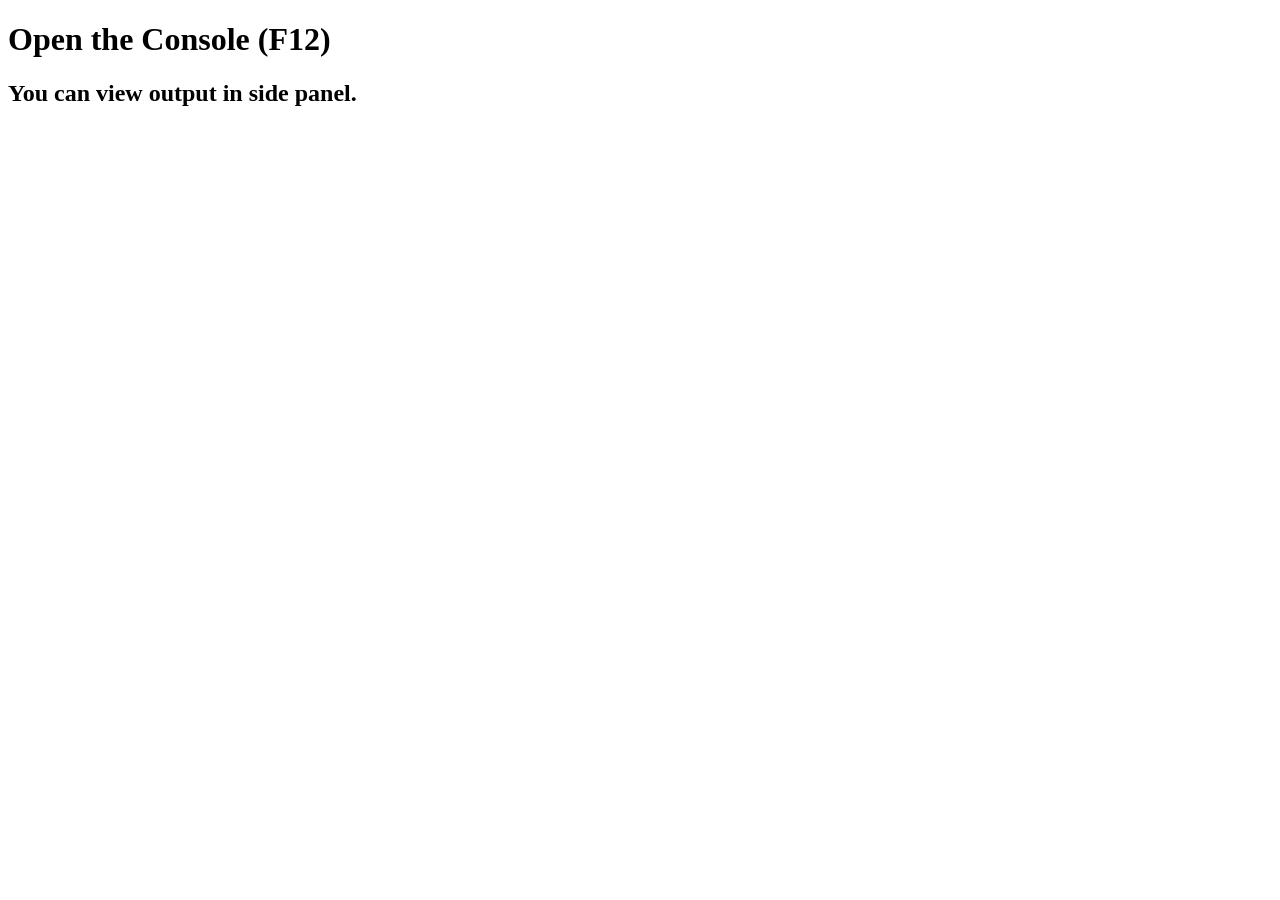
<file: Assignment2/index.html>
<!DOCTYPE html>
<html>
<head>
    <title>Student Management System</title>
</head>
<body>

<h1>Open the Console (F12)</h1>
<h2>You can view output in side panel.</h2>

<script src="script.js"></script>

</body>
</html>
</file>
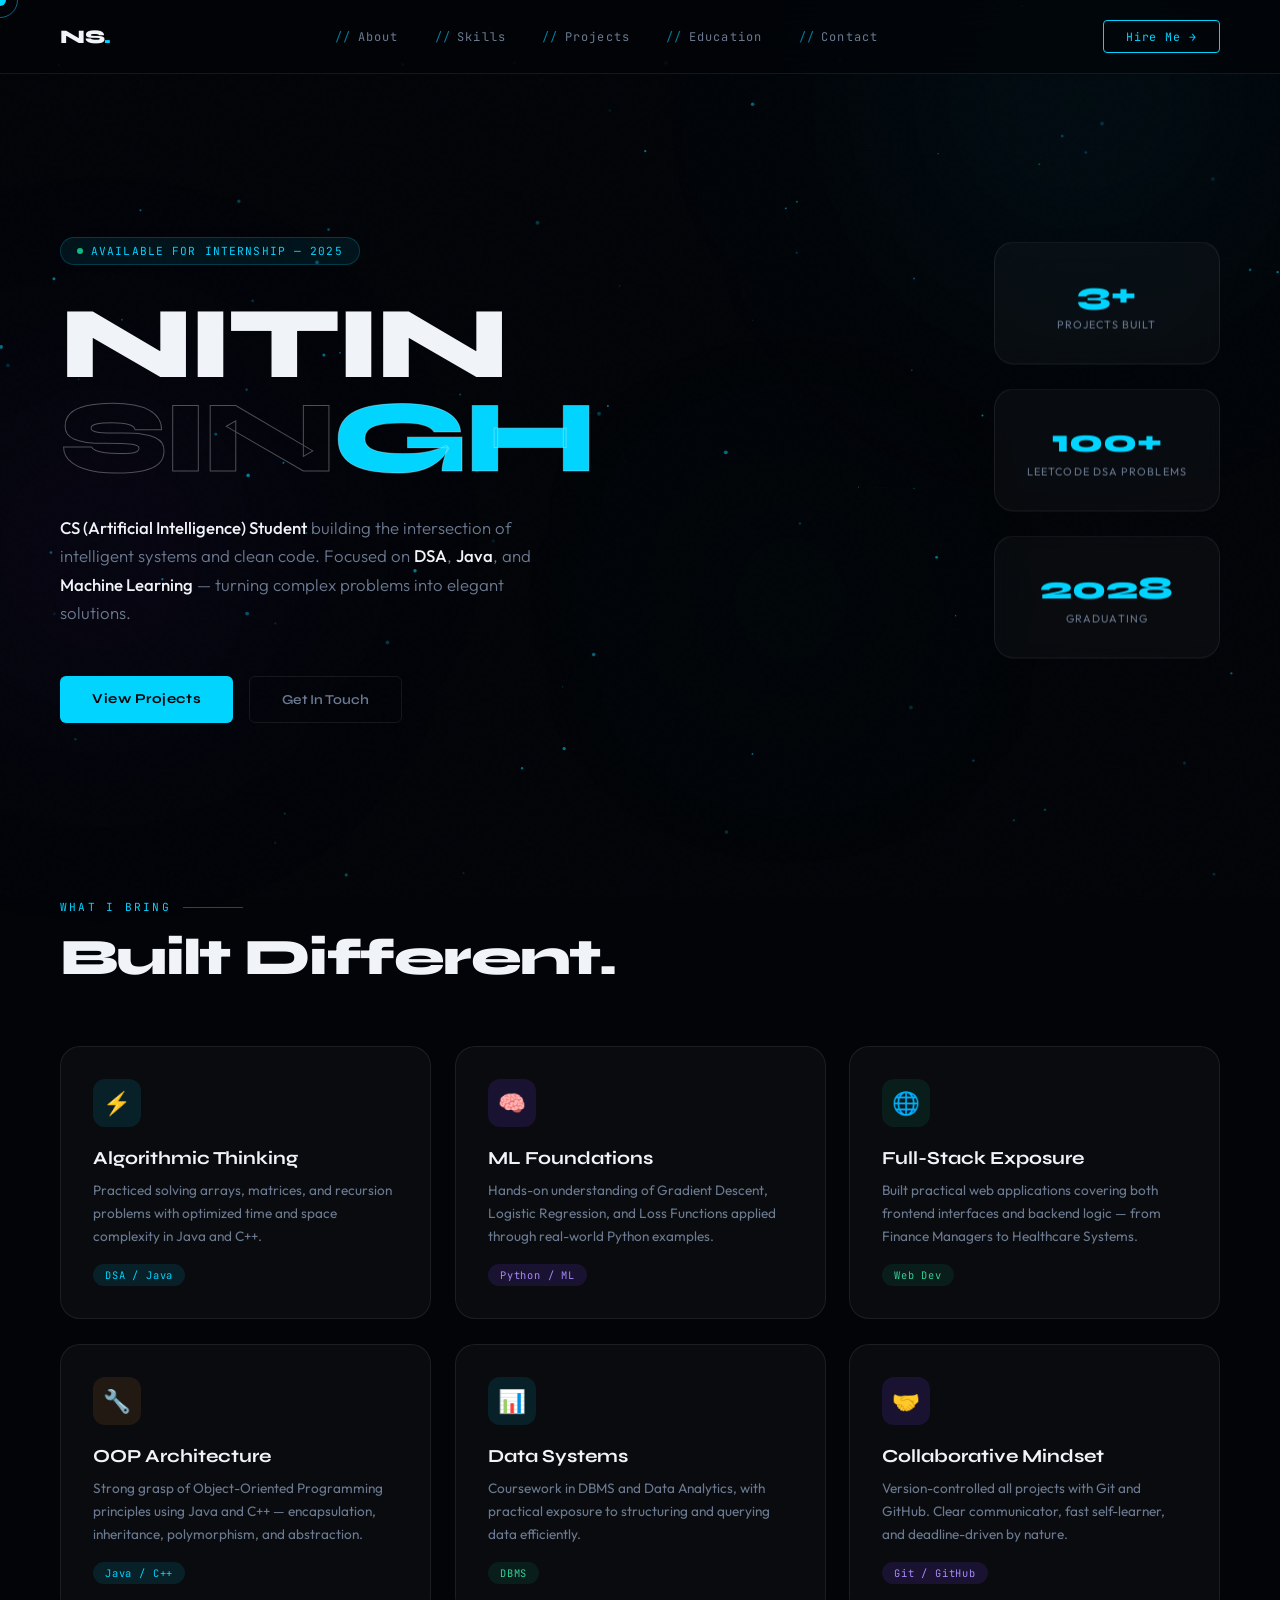
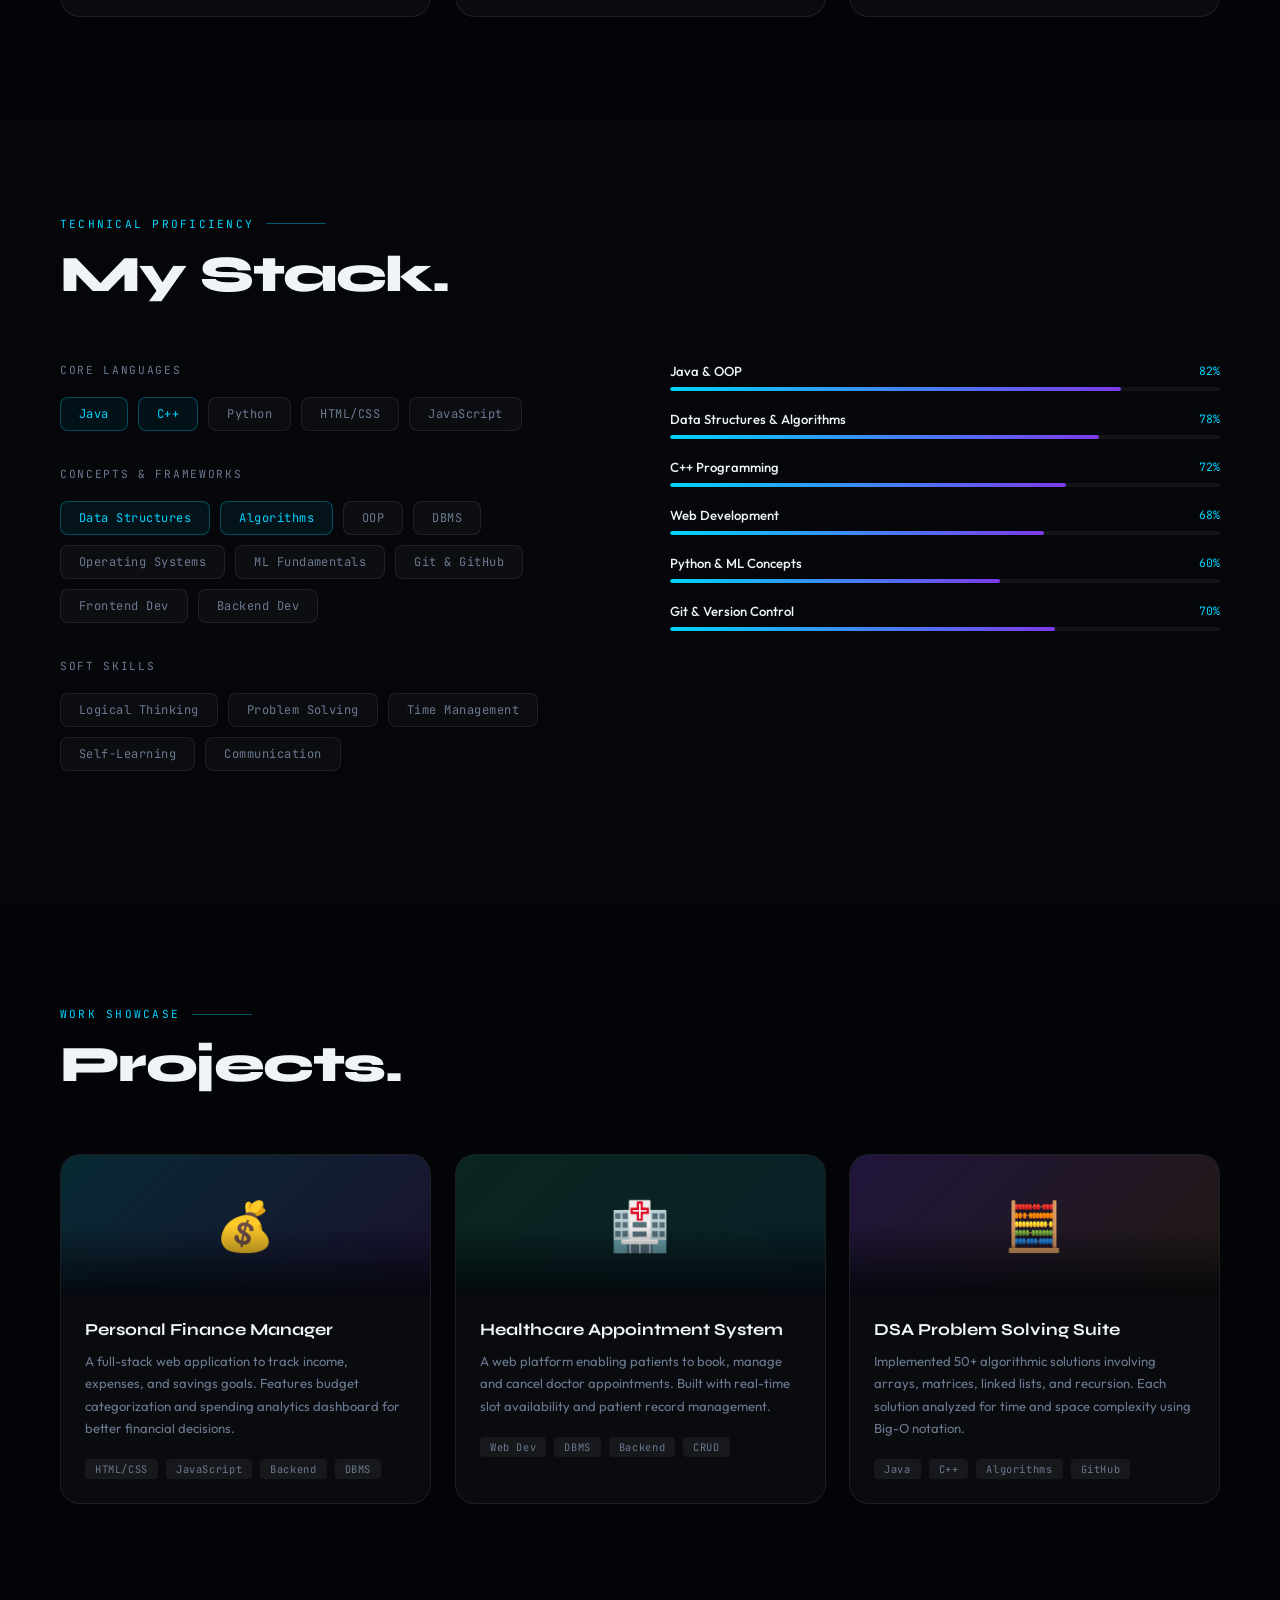
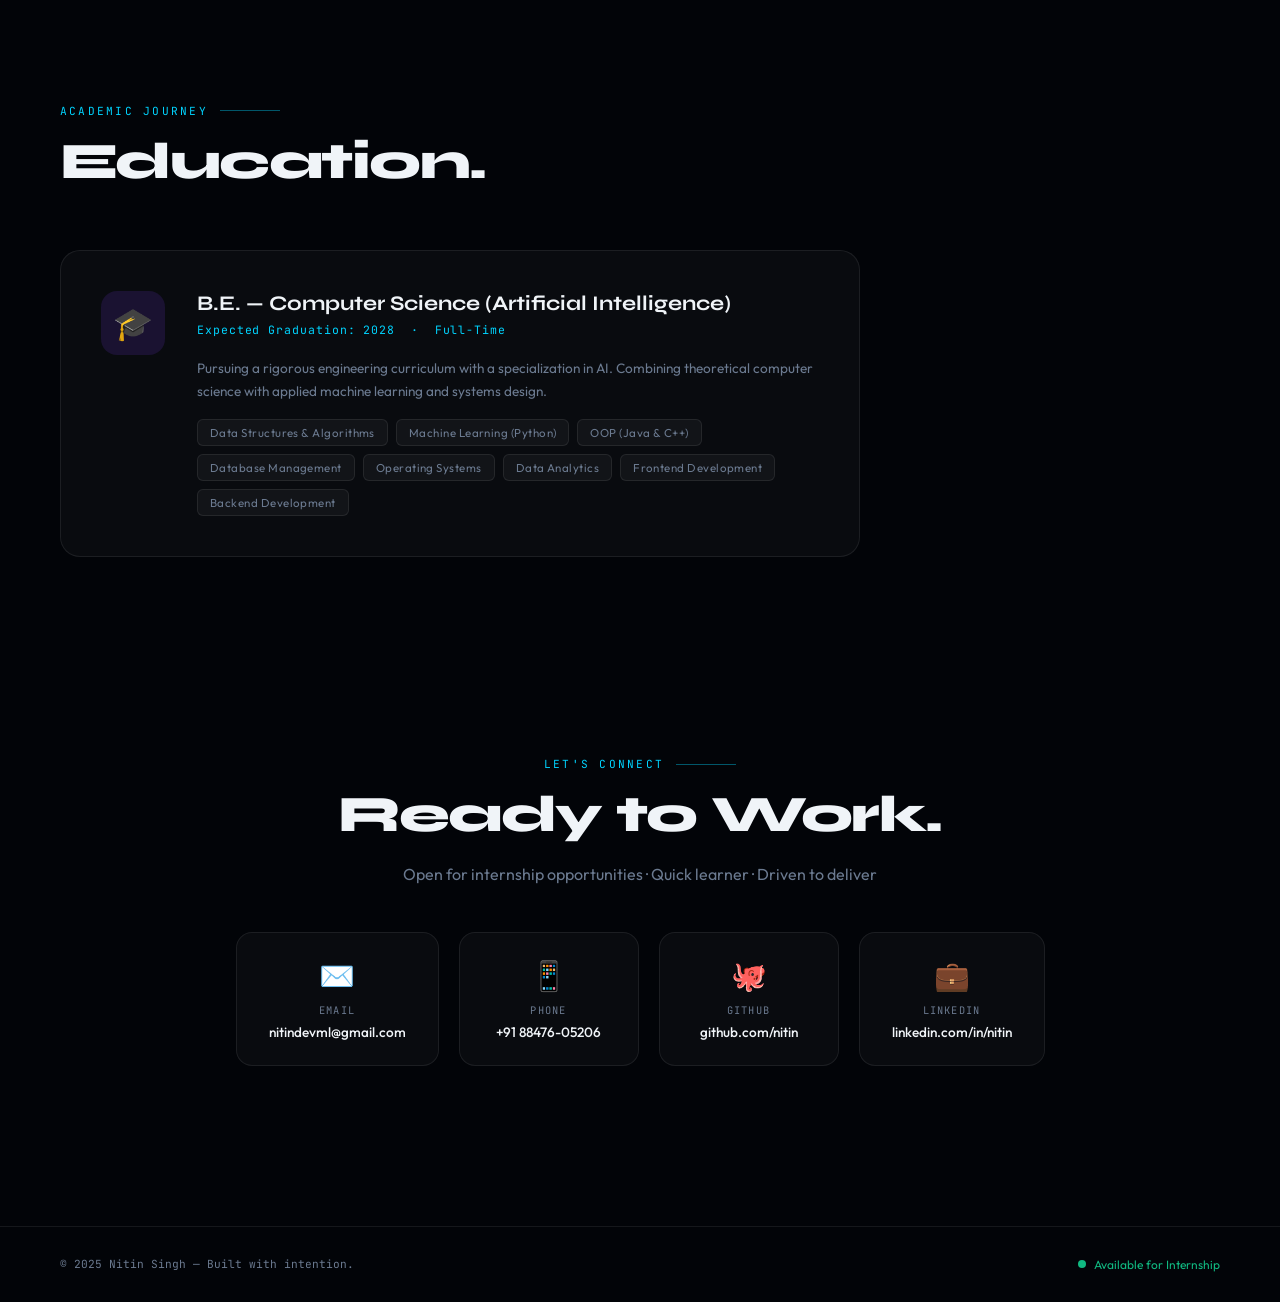
<file: Portfolio/index.html>
<!DOCTYPE html>
<html lang="en">
<head>
<meta charset="UTF-8">
<meta name="viewport" content="width=device-width, initial-scale=1.0">
<title>Nitin Singh — CS(AI) Developer</title>
<link href="https://fonts.googleapis.com/css2?family=Syne:wght@400;600;700;800&family=JetBrains+Mono:wght@300;400;500&family=Outfit:wght@300;400;500&display=swap" rel="stylesheet">
<link rel="stylesheet" href="style.css">
</head>
<body>

<!-- Cursor -->
<div id="cursor"></div>
<div id="cursor-ring"></div>

<!-- Background -->
<canvas id="canvas-bg"></canvas>
<div class="orb orb-1"></div>
<div class="orb orb-2"></div>
<div class="orb orb-3"></div>

<!-- Nav -->
<nav>
  <div class="nav-logo">NS<span>.</span></div>
  <div class="nav-links">
    <a href="#about">About</a>
    <a href="#skills">Skills</a>
    <a href="#projects">Projects</a>
    <a href="#education">Education</a>
    <a href="#contact">Contact</a>
  </div>
  <a href="mailto:nitindevml@gmail.com" class="nav-cta">Hire Me →</a>
</nav>

<main>

<!-- ─── HERO ─── -->
<section class="hero" id="about">
  <div class="hero-content">
    <div class="hero-badge">
      <span class="badge-dot"></span>
      AVAILABLE FOR INTERNSHIP — 2025
    </div>
    <h1 class="hero-name">
      NITIN<br>
      <span class="line2">SIN<span class="accent-word">GH</span></span>
    </h1>
    <p class="hero-tagline">
      <em>CS (Artificial Intelligence) Student</em> building the intersection of
      intelligent systems and clean code. Focused on <em>DSA</em>, <em>Java</em>,
      and <em>Machine Learning</em> — turning complex problems into elegant solutions.
    </p>
    <div class="hero-actions">
      <a href="#projects" class="btn-primary">View Projects</a>
      <a href="#contact" class="btn-secondary">Get In Touch</a>
    </div>
  </div>

  <div class="hero-stats">
    <div class="stat-card float-card">
      <div class="stat-num">3+</div>
      <div class="stat-label">Projects Built</div>
    </div>
    <div class="stat-card float-card">
      <div class="stat-num">100+</div>
      <div class="stat-label">Leetcode DSA Problems</div>
    </div>
    <div class="stat-card float-card">
      <div class="stat-num">2028</div>
      <div class="stat-label">Graduating</div>
    </div>
  </div>
</section>

<!-- ─── ABOUT CARDS ─── -->
<section id="about-cards" style="padding-top:0">
  <div class="section-label">What I Bring</div>
  <div class="section-title">Built Different.</div>
  <div class="cards-grid reveal">
    <div class="float-card">
      <div class="card-icon blue">⚡</div>
      <div class="card-title">Algorithmic Thinking</div>
      <div class="card-desc">Practiced solving arrays, matrices, and recursion problems with optimized time and space complexity in Java and C++.</div>
      <span class="card-tag blue">DSA / Java</span>
    </div>
    <div class="float-card">
      <div class="card-icon purple">🧠</div>
      <div class="card-title">ML Foundations</div>
      <div class="card-desc">Hands-on understanding of Gradient Descent, Logistic Regression, and Loss Functions applied through real-world Python examples.</div>
      <span class="card-tag purple">Python / ML</span>
    </div>
    <div class="float-card">
      <div class="card-icon green">🌐</div>
      <div class="card-title">Full-Stack Exposure</div>
      <div class="card-desc">Built practical web applications covering both frontend interfaces and backend logic — from Finance Managers to Healthcare Systems.</div>
      <span class="card-tag green">Web Dev</span>
    </div>
    <div class="float-card">
      <div class="card-icon orange">🔧</div>
      <div class="card-title">OOP Architecture</div>
      <div class="card-desc">Strong grasp of Object-Oriented Programming principles using Java and C++ — encapsulation, inheritance, polymorphism, and abstraction.</div>
      <span class="card-tag blue">Java / C++</span>
    </div>
    <div class="float-card">
      <div class="card-icon blue">📊</div>
      <div class="card-title">Data Systems</div>
      <div class="card-desc">Coursework in DBMS and Data Analytics, with practical exposure to structuring and querying data efficiently.</div>
      <span class="card-tag green">DBMS</span>
    </div>
    <div class="float-card">
      <div class="card-icon purple">🤝</div>
      <div class="card-title">Collaborative Mindset</div>
      <div class="card-desc">Version-controlled all projects with Git and GitHub. Clear communicator, fast self-learner, and deadline-driven by nature.</div>
      <span class="card-tag purple">Git / GitHub</span>
    </div>
  </div>
</section>

<!-- ─── SKILLS ─── -->
<section id="skills" class="skills-section">
  <div class="section-label">Technical Proficiency</div>
  <div class="section-title">My Stack.</div>
  <div class="skills-wrapper reveal">
    <div>
      <div class="skill-group">
        <div class="skill-group-label">Core Languages</div>
        <div class="skill-chips">
          <span class="skill-chip featured">Java</span>
          <span class="skill-chip featured">C++</span>
          <span class="skill-chip">Python</span>
          <span class="skill-chip">HTML/CSS</span>
          <span class="skill-chip">JavaScript</span>
        </div>
      </div>
      <div class="skill-group">
        <div class="skill-group-label">Concepts & Frameworks</div>
        <div class="skill-chips">
          <span class="skill-chip featured">Data Structures</span>
          <span class="skill-chip featured">Algorithms</span>
          <span class="skill-chip">OOP</span>
          <span class="skill-chip">DBMS</span>
          <span class="skill-chip">Operating Systems</span>
          <span class="skill-chip">ML Fundamentals</span>
          <span class="skill-chip">Git & GitHub</span>
          <span class="skill-chip">Frontend Dev</span>
          <span class="skill-chip">Backend Dev</span>
        </div>
      </div>
      <div class="skill-group">
        <div class="skill-group-label">Soft Skills</div>
        <div class="skill-chips">
          <span class="skill-chip">Logical Thinking</span>
          <span class="skill-chip">Problem Solving</span>
          <span class="skill-chip">Time Management</span>
          <span class="skill-chip">Self-Learning</span>
          <span class="skill-chip">Communication</span>
        </div>
      </div>
    </div>
    <div class="skill-bars">
      <div class="skill-bar-item">
        <div class="skill-bar-header">
          <span class="skill-bar-name">Java & OOP</span>
          <span class="skill-bar-pct">82%</span>
        </div>
        <div class="skill-bar-track"><div class="skill-bar-fill" data-width="82"></div></div>
      </div>
      <div class="skill-bar-item">
        <div class="skill-bar-header">
          <span class="skill-bar-name">Data Structures & Algorithms</span>
          <span class="skill-bar-pct">78%</span>
        </div>
        <div class="skill-bar-track"><div class="skill-bar-fill" data-width="78"></div></div>
      </div>
      <div class="skill-bar-item">
        <div class="skill-bar-header">
          <span class="skill-bar-name">C++ Programming</span>
          <span class="skill-bar-pct">72%</span>
        </div>
        <div class="skill-bar-track"><div class="skill-bar-fill" data-width="72"></div></div>
      </div>
      <div class="skill-bar-item">
        <div class="skill-bar-header">
          <span class="skill-bar-name">Web Development</span>
          <span class="skill-bar-pct">68%</span>
        </div>
        <div class="skill-bar-track"><div class="skill-bar-fill" data-width="68"></div></div>
      </div>
      <div class="skill-bar-item">
        <div class="skill-bar-header">
          <span class="skill-bar-name">Python & ML Concepts</span>
          <span class="skill-bar-pct">60%</span>
        </div>
        <div class="skill-bar-track"><div class="skill-bar-fill" data-width="60"></div></div>
      </div>
      <div class="skill-bar-item">
        <div class="skill-bar-header">
          <span class="skill-bar-name">Git & Version Control</span>
          <span class="skill-bar-pct">70%</span>
        </div>
        <div class="skill-bar-track"><div class="skill-bar-fill" data-width="70"></div></div>
      </div>
    </div>
  </div>
</section>

<!-- ─── PROJECTS ─── -->
<section id="projects">
  <div class="section-label">Work Showcase</div>
  <div class="section-title">Projects.</div>
  <div class="projects-grid reveal">
    <div class="project-card float-card">
      <div class="project-banner banner-1">💰</div>
      <div class="project-body">
        <div class="project-title">Personal Finance Manager</div>
        <div class="project-desc">A full-stack web application to track income, expenses, and savings goals. Features budget categorization and spending analytics dashboard for better financial decisions.</div>
        <div class="project-tags">
          <span class="project-tag">HTML/CSS</span>
          <span class="project-tag">JavaScript</span>
          <span class="project-tag">Backend</span>
          <span class="project-tag">DBMS</span>
        </div>
      </div>
    </div>
    <div class="project-card float-card">
      <div class="project-banner banner-2">🏥</div>
      <div class="project-body">
        <div class="project-title">Healthcare Appointment System</div>
        <div class="project-desc">A web platform enabling patients to book, manage and cancel doctor appointments. Built with real-time slot availability and patient record management.</div>
        <div class="project-tags">
          <span class="project-tag">Web Dev</span>
          <span class="project-tag">DBMS</span>
          <span class="project-tag">Backend</span>
          <span class="project-tag">CRUD</span>
        </div>
      </div>
    </div>
    <div class="project-card float-card">
      <div class="project-banner banner-3">🧮</div>
      <div class="project-body">
        <div class="project-title">DSA Problem Solving Suite</div>
        <div class="project-desc">Implemented 50+ algorithmic solutions involving arrays, matrices, linked lists, and recursion. Each solution analyzed for time and space complexity using Big-O notation.</div>
        <div class="project-tags">
          <span class="project-tag">Java</span>
          <span class="project-tag">C++</span>
          <span class="project-tag">Algorithms</span>
          <span class="project-tag">GitHub</span>
        </div>
      </div>
    </div>
  </div>
</section>

<!-- ─── EDUCATION ─── -->
<section id="education">
  <div class="section-label">Academic Journey</div>
  <div class="section-title">Education.</div>
  <div class="edu-card float-card reveal">
    <div class="edu-icon">🎓</div>
    <div>
      <div class="edu-degree">B.E. — Computer Science (Artificial Intelligence)</div>
      <div class="edu-meta">Expected Graduation: 2028 &nbsp;·&nbsp; Full-Time</div>
      <div class="card-desc">Pursuing a rigorous engineering curriculum with a specialization in AI. Combining theoretical computer science with applied machine learning and systems design.</div>
      <div class="course-pills">
        <span class="course-pill">Data Structures & Algorithms</span>
        <span class="course-pill">Machine Learning (Python)</span>
        <span class="course-pill">OOP (Java & C++)</span>
        <span class="course-pill">Database Management</span>
        <span class="course-pill">Operating Systems</span>
        <span class="course-pill">Data Analytics</span>
        <span class="course-pill">Frontend Development</span>
        <span class="course-pill">Backend Development</span>
      </div>
    </div>
  </div>
</section>

<!-- ─── CONTACT ─── -->
<section id="contact" class="contact-section">
  <div class="section-label" style="justify-content:center">Let's Connect</div>
  <div class="section-title">Ready to Work.</div>
  <p class="contact-sub">Open for internship opportunities · Quick learner · Driven to deliver</p>
  <div class="contact-cards reveal">
    <a href="mailto:nitindevml@gmail.com" class="contact-card">
      <span class="contact-card-icon">✉️</span>
      <div class="contact-card-label">Email</div>
      <div class="contact-card-value">nitindevml@gmail.com</div>
    </a>
    <a href="tel:+918847605206" class="contact-card">
      <span class="contact-card-icon">📱</span>
      <div class="contact-card-label">Phone</div>
      <div class="contact-card-value">+91 88476-05206</div>
    </a>
    <a href="https://github.com/yourusername" target="_blank" class="contact-card">
      <span class="contact-card-icon">🐙</span>
      <div class="contact-card-label">GitHub</div>
      <div class="contact-card-value">github.com/nitin</div>
    </a>
    <a href="" target="_blank" class="contact-card">
      <span class="contact-card-icon">💼</span>
      <div class="contact-card-label">LinkedIn</div>
      <div class="contact-card-value">linkedin.com/in/nitin</div>
    </a>
  </div>
</section>

</main>

<footer>
  <div class="footer-copy">© 2025 Nitin Singh — Built with intention.</div>
  <div class="footer-status"><span style="width:8px;height:8px;background:#10b981;border-radius:50%;display:inline-block;animation:pulse 2s infinite;"></span> Available for Internship</div>
</footer>
<script src="script.js"></script>

</body>
</html>
</file>
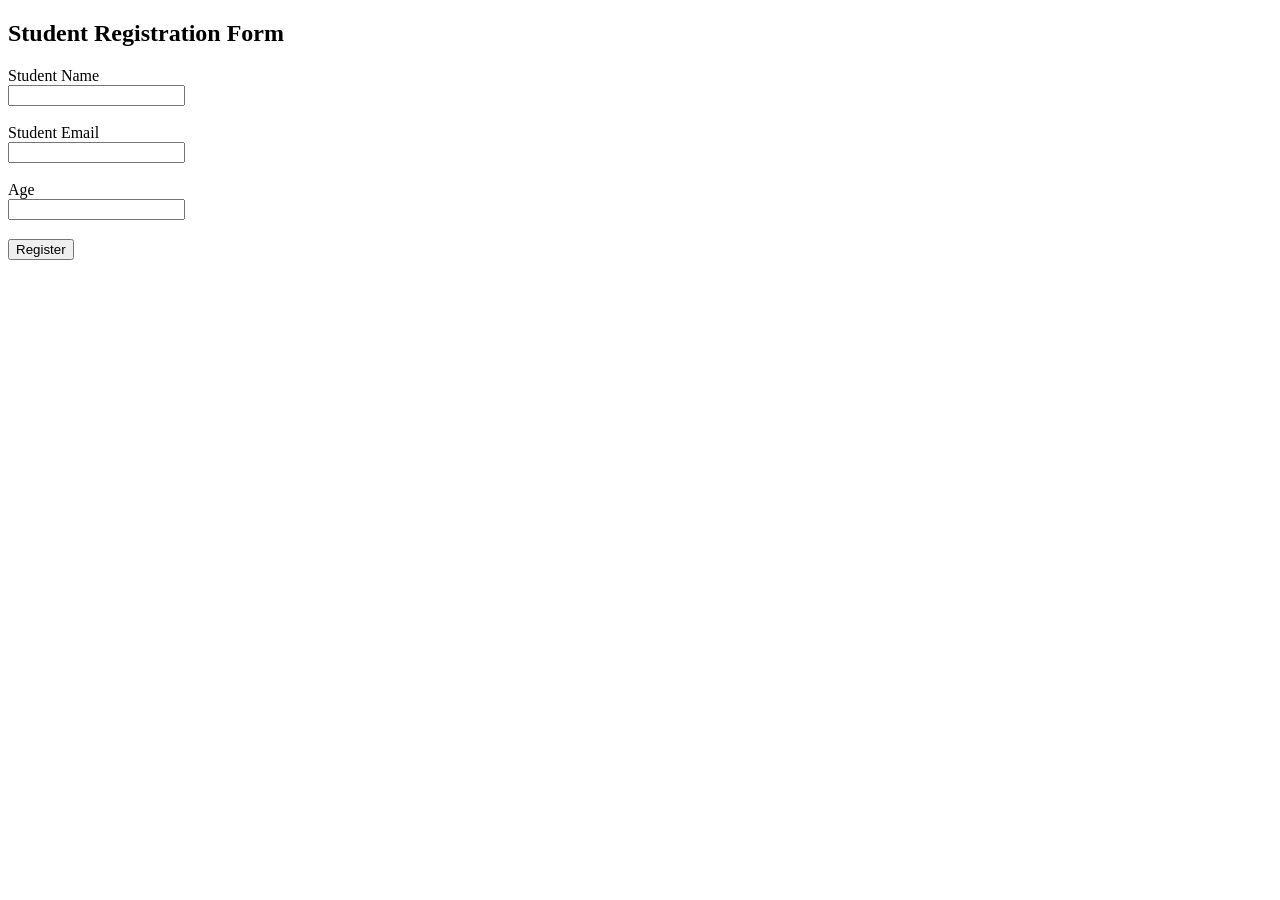
<file: Registration/index.html>
<!DOCTYPE html>
<html lang="en">
<head>
    <meta charset="UTF-8">
    <meta name="viewport" content="width=device-width, initial-scale=1.0">
    <title>Registration Form</title>
    <style>
        .error {
            color: red;
            font-size: 12px;
        }
        .submit{
            color:green;
            font-size: 18px;
        }
    </style>
</head>
<body>

    <h2>Student Registration Form</h2>

    <form id="registrationForm">

        <label>Student Name</label><br>
        <input type="text" id="name"><br>
        <span id="nameError" class="error"></span><br>

        <label>Student Email</label><br>
        <input type="text" id="email"><br>
        <span id="emailError" class="error"></span><br>

        <label>Age</label><br>
        <input type="number" id="age"><br>
        <span id="ageError" class="error"></span><br>

        <button type="submit">Register</button>
        <span id="success" class="submit"></span><br>
        

    </form>

    <script src="script.js"></script>

</body>
</html>
</file>
<file: Portfolio/style.css>
:root {
    --bg: #020408;
    --surface: rgba(255,255,255,0.03);
    --surface-hover: rgba(255,255,255,0.07);
    --border: rgba(255,255,255,0.08);
    --border-glow: rgba(0,212,255,0.3);
    --accent: #00d4ff;
    --accent2: #7c3aed;
    --accent3: #10b981;
    --text: #f0f4f8;
    --muted: #6b7a90;
    --card-shadow: 0 25px 80px rgba(0,0,0,0.7);
  }

  * { margin: 0; padding: 0; box-sizing: border-box; }

  html { scroll-behavior: smooth; }

  body {
    background: var(--bg);
    color: var(--text);
    font-family: 'Outfit', sans-serif;
    overflow-x: hidden;
    cursor: none;
  }

  /* ─── Custom Cursor ─── */
  #cursor {
    position: fixed; width: 12px; height: 12px;
    background: var(--accent); border-radius: 50%;
    pointer-events: none; z-index: 9999;
    transition: transform 0.1s ease, background 0.2s;
    transform: translate(-50%, -50%);
    mix-blend-mode: screen;
  }
  #cursor-ring {
    position: fixed; width: 36px; height: 36px;
    border: 1.5px solid rgba(0,212,255,0.5);
    border-radius: 50%; pointer-events: none;
    z-index: 9998; transform: translate(-50%, -50%);
    transition: all 0.12s ease;
  }

  /* ─── Canvas Background ─── */
  #canvas-bg {
    position: fixed; top: 0; left: 0;
    width: 100%; height: 100%; z-index: 0;
    pointer-events: none;
  }

  /* ─── Noise Overlay ─── */
  body::before {
    content: '';
    position: fixed; inset: 0; z-index: 1;
    background-image: url("data:image/svg+xml,%3Csvg viewBox='0 0 256 256' xmlns='http://www.w3.org/2000/svg'%3E%3Cfilter id='noise'%3E%3CfeTurbulence type='fractalNoise' baseFrequency='0.9' numOctaves='4' stitchTiles='stitch'/%3E%3C/filter%3E%3Crect width='100%25' height='100%25' filter='url(%23noise)' opacity='0.03'/%3E%3C/svg%3E");
    pointer-events: none; opacity: 0.4;
  }

  /* ─── Gradient Orbs ─── */
  .orb {
    position: fixed; border-radius: 50%;
    filter: blur(120px); pointer-events: none; z-index: 0;
  }
  .orb-1 { width: 600px; height: 600px; background: radial-gradient(circle, rgba(0,212,255,0.08), transparent 70%); top: -200px; right: -100px; animation: orbFloat 12s ease-in-out infinite; }
  .orb-2 { width: 500px; height: 500px; background: radial-gradient(circle, rgba(124,58,237,0.1), transparent 70%); bottom: 100px; left: -150px; animation: orbFloat 15s ease-in-out infinite reverse; }
  .orb-3 { width: 300px; height: 300px; background: radial-gradient(circle, rgba(16,185,129,0.07), transparent 70%); top: 50%; left: 50%; animation: orbFloat 10s ease-in-out infinite 3s; }

  @keyframes orbFloat {
    0%, 100% { transform: translate(0, 0) scale(1); }
    33% { transform: translate(30px, -40px) scale(1.05); }
    66% { transform: translate(-20px, 30px) scale(0.95); }
  }

  /* ─── Nav ─── */
  nav {
    position: fixed; top: 0; left: 0; right: 0; z-index: 100;
    display: flex; align-items: center; justify-content: space-between;
    padding: 20px 60px;
    background: rgba(2,4,8,0.6);
    backdrop-filter: blur(20px);
    border-bottom: 1px solid var(--border);
    animation: slideDown 0.8s ease both;
  }
  @keyframes slideDown { from { opacity:0; transform: translateY(-20px); } to { opacity:1; transform: translateY(0); } }

  .nav-logo {
    font-family: 'Syne', sans-serif;
    font-weight: 800; font-size: 1.2rem;
    letter-spacing: -0.02em;
  }
  .nav-logo span { color: var(--accent); }

  .nav-links { display: flex; gap: 36px; }
  .nav-links a {
    color: var(--muted); text-decoration: none;
    font-family: 'JetBrains Mono', monospace;
    font-size: 0.75rem; letter-spacing: 0.1em;
    transition: color 0.2s;
    position: relative;
  }
  .nav-links a::before { content: '//'; margin-right: 6px; color: var(--accent); opacity: 0.6; }
  .nav-links a:hover { color: var(--text); }

  .nav-cta {
    background: transparent;
    border: 1px solid var(--accent);
    color: var(--accent);
    padding: 8px 22px;
    border-radius: 4px;
    font-family: 'JetBrains Mono', monospace;
    font-size: 0.72rem;
    letter-spacing: 0.08em;
    cursor: none;
    transition: all 0.2s;
    text-decoration: none;
  }
  .nav-cta:hover { background: var(--accent); color: var(--bg); }

  /* ─── Main ─── */
  main { position: relative; z-index: 2; }

  /* ─── Hero ─── */
  .hero {
    min-height: 100vh;
    display: flex; align-items: center;
    padding: 120px 60px 60px;
    position: relative;
  }

  .hero-content { max-width: 700px; }

  .hero-badge {
    display: inline-flex; align-items: center; gap: 8px;
    background: rgba(0,212,255,0.08);
    border: 1px solid rgba(0,212,255,0.2);
    padding: 6px 16px; border-radius: 100px;
    font-family: 'JetBrains Mono', monospace;
    font-size: 0.7rem; color: var(--accent);
    letter-spacing: 0.1em; margin-bottom: 32px;
    animation: fadeUp 0.8s 0.2s both;
  }
  .badge-dot { width: 6px; height: 6px; background: var(--accent3); border-radius: 50%; animation: pulse 2s infinite; }
  @keyframes pulse { 0%,100%{opacity:1;} 50%{opacity:0.3;} }

  .hero-name {
    font-family: 'Syne', sans-serif;
    font-weight: 800;
    font-size: clamp(3.5rem, 8vw, 7rem);
    line-height: 0.92;
    letter-spacing: -0.04em;
    animation: fadeUp 0.8s 0.35s both;
  }
  .hero-name .line2 {
    display: block;
    -webkit-text-stroke: 1px rgba(255,255,255,0.3);
    color: transparent;
  }
  .hero-name .accent-word { color: var(--accent); }

  .hero-tagline {
    margin-top: 28px;
    font-size: 1.05rem;
    color: var(--muted);
    font-weight: 300;
    line-height: 1.7;
    max-width: 500px;
    animation: fadeUp 0.8s 0.5s both;
  }
  .hero-tagline em { color: var(--text); font-style: normal; font-weight: 500; }

  .hero-actions {
    margin-top: 48px; display: flex; gap: 16px;
    animation: fadeUp 0.8s 0.65s both;
  }
  .btn-primary {
    background: var(--accent);
    color: var(--bg);
    padding: 14px 32px;
    border-radius: 6px;
    font-family: 'Syne', sans-serif;
    font-weight: 700;
    font-size: 0.85rem;
    letter-spacing: 0.04em;
    text-decoration: none;
    transition: all 0.2s;
    border: none; cursor: none;
    position: relative; overflow: hidden;
  }
  .btn-primary::after {
    content: ''; position: absolute;
    inset: 0; background: rgba(255,255,255,0.15);
    opacity: 0; transition: opacity 0.2s;
  }
  .btn-primary:hover::after { opacity: 1; }
  .btn-primary:hover { transform: translateY(-2px); box-shadow: 0 20px 50px rgba(0,212,255,0.3); }

  .btn-secondary {
    background: transparent;
    border: 1px solid var(--border);
    color: var(--muted);
    padding: 14px 32px;
    border-radius: 6px;
    font-family: 'Syne', sans-serif;
    font-weight: 600;
    font-size: 0.85rem;
    text-decoration: none;
    transition: all 0.2s; cursor: none;
  }
  .btn-secondary:hover { border-color: var(--accent); color: var(--accent); background: rgba(0,212,255,0.05); }

  .hero-stats {
    position: absolute; right: 60px; top: 50%;
    transform: translateY(-50%);
    display: flex; flex-direction: column; gap: 24px;
    animation: fadeLeft 0.8s 0.8s both;
  }
  @keyframes fadeLeft { from { opacity:0; transform: translate(30px,-50%); } to { opacity:1; transform: translate(0,-50%); } }

  .stat-card {
    background: var(--surface);
    border: 1px solid var(--border);
    border-radius: 16px;
    padding: 20px 24px;
    text-align: center;
    backdrop-filter: blur(12px);
    transition: all 0.3s;
  }
  .stat-card:hover { border-color: var(--border-glow); transform: translateX(-6px); }
  .stat-num {
    font-family: 'Syne', sans-serif;
    font-size: 2rem; font-weight: 800;
    color: var(--accent);
  }
  .stat-label { font-size: 0.68rem; color: var(--muted); margin-top: 4px; letter-spacing: 0.1em; text-transform: uppercase; }

  /* ─── Section Shared ─── */
  section { padding: 100px 60px; }
  .section-label {
    font-family: 'JetBrains Mono', monospace;
    font-size: 0.7rem; color: var(--accent);
    letter-spacing: 0.2em; text-transform: uppercase;
    margin-bottom: 16px;
    display: flex; align-items: center; gap: 12px;
  }
  .section-label::after { content: ''; flex: 1; max-width: 60px; height: 1px; background: var(--accent); opacity: 0.4; }

  .section-title {
    font-family: 'Syne', sans-serif;
    font-weight: 800;
    font-size: clamp(2rem, 4vw, 3.2rem);
    letter-spacing: -0.03em;
    line-height: 1.1;
    margin-bottom: 60px;
  }

  @keyframes fadeUp { from { opacity:0; transform: translateY(30px); } to { opacity:1; transform: translateY(0); } }

  /* ─── FLOATING 3D CARDS ─── */
  .cards-grid {
    display: grid;
    grid-template-columns: repeat(auto-fit, minmax(300px, 1fr));
    gap: 24px;
  }

  .float-card {
    background: var(--surface);
    border: 1px solid var(--border);
    border-radius: 20px;
    padding: 32px;
    position: relative;
    overflow: hidden;
    transform-style: preserve-3d;
    transition: border-color 0.3s, box-shadow 0.3s;
    cursor: none;
    will-change: transform;
  }
  .float-card::before {
    content: '';
    position: absolute; inset: 0;
    background: radial-gradient(circle at var(--mx, 50%) var(--my, 50%), rgba(0,212,255,0.08), transparent 60%);
    opacity: 0; transition: opacity 0.3s;
    pointer-events: none;
  }
  .float-card:hover::before { opacity: 1; }
  .float-card:hover {
    border-color: rgba(0,212,255,0.25);
    box-shadow: 0 30px 80px rgba(0,0,0,0.5), 0 0 0 1px rgba(0,212,255,0.08);
  }

  .card-icon {
    width: 48px; height: 48px;
    border-radius: 12px;
    display: flex; align-items: center; justify-content: center;
    font-size: 1.4rem;
    margin-bottom: 20px;
    position: relative; z-index: 1;
  }
  .card-icon.blue { background: rgba(0,212,255,0.1); }
  .card-icon.purple { background: rgba(124,58,237,0.15); }
  .card-icon.green { background: rgba(16,185,129,0.1); }
  .card-icon.orange { background: rgba(251,146,60,0.1); }

  .card-title {
    font-family: 'Syne', sans-serif;
    font-weight: 700; font-size: 1.15rem;
    margin-bottom: 10px; position: relative; z-index: 1;
  }
  .card-desc {
    font-size: 0.85rem; color: var(--muted);
    line-height: 1.7; position: relative; z-index: 1;
  }
  .card-tag {
    display: inline-block;
    margin-top: 16px;
    padding: 4px 12px;
    border-radius: 100px;
    font-family: 'JetBrains Mono', monospace;
    font-size: 0.65rem;
    letter-spacing: 0.08em;
    position: relative; z-index: 1;
  }
  .card-tag.blue { background: rgba(0,212,255,0.1); color: var(--accent); }
  .card-tag.purple { background: rgba(124,58,237,0.15); color: #a78bfa; }
  .card-tag.green { background: rgba(16,185,129,0.1); color: #34d399; }

  /* ─── Skills Section ─── */
  .skills-section { background: rgba(255,255,255,0.01); }

  .skills-wrapper {
    display: grid;
    grid-template-columns: 1fr 1fr;
    gap: 60px;
    align-items: start;
  }

  .skill-group { margin-bottom: 36px; }
  .skill-group-label {
    font-family: 'JetBrains Mono', monospace;
    font-size: 0.7rem; color: var(--muted);
    letter-spacing: 0.15em; text-transform: uppercase;
    margin-bottom: 20px;
  }
  .skill-chips { display: flex; flex-wrap: wrap; gap: 10px; }
  .skill-chip {
    padding: 8px 18px;
    border-radius: 8px;
    font-family: 'JetBrains Mono', monospace;
    font-size: 0.75rem;
    letter-spacing: 0.04em;
    border: 1px solid var(--border);
    color: var(--muted);
    background: var(--surface);
    transition: all 0.2s;
    cursor: none;
  }
  .skill-chip:hover { border-color: var(--accent); color: var(--accent); background: rgba(0,212,255,0.05); transform: translateY(-2px); }
  .skill-chip.featured { border-color: rgba(0,212,255,0.3); color: var(--accent); background: rgba(0,212,255,0.06); }

  /* ─── Progress Bars ─── */
  .skill-bars { display: flex; flex-direction: column; gap: 20px; }
  .skill-bar-item {}
  .skill-bar-header { display: flex; justify-content: space-between; margin-bottom: 8px; }
  .skill-bar-name { font-size: 0.82rem; font-weight: 500; }
  .skill-bar-pct { font-family: 'JetBrains Mono', monospace; font-size: 0.72rem; color: var(--accent); }
  .skill-bar-track {
    height: 4px; background: rgba(255,255,255,0.06);
    border-radius: 100px; overflow: hidden;
  }
  .skill-bar-fill {
    height: 100%; border-radius: 100px;
    background: linear-gradient(90deg, var(--accent), var(--accent2));
    width: 0; transition: width 1.5s cubic-bezier(0.23,1,0.32,1);
  }

  /* ─── Projects ─── */
  .projects-grid {
    display: grid;
    grid-template-columns: repeat(3, 1fr);
    gap: 24px;
  }

  .project-card {
    background: var(--surface);
    border: 1px solid var(--border);
    border-radius: 20px;
    padding: 0;
    overflow: hidden;
    transition: all 0.3s;
    cursor: none;
    transform-style: preserve-3d;
    will-change: transform;
  }
  .project-card:hover { border-color: rgba(0,212,255,0.2); box-shadow: 0 40px 100px rgba(0,0,0,0.6); }

  .project-banner {
    height: 140px;
    display: flex; align-items: center; justify-content: center;
    font-size: 3rem;
    position: relative; overflow: hidden;
  }
  .project-banner::after {
    content: '';
    position: absolute; inset: 0;
    background: linear-gradient(to bottom, transparent 50%, rgba(2,4,8,0.8));
  }
  .banner-1 { background: linear-gradient(135deg, rgba(0,212,255,0.15), rgba(124,58,237,0.15)); }
  .banner-2 { background: linear-gradient(135deg, rgba(16,185,129,0.15), rgba(0,212,255,0.1)); }
  .banner-3 { background: linear-gradient(135deg, rgba(124,58,237,0.2), rgba(251,146,60,0.1)); }

  .project-body { padding: 24px; }
  .project-title {
    font-family: 'Syne', sans-serif;
    font-weight: 700; font-size: 1.05rem;
    margin-bottom: 10px;
  }
  .project-desc { font-size: 0.82rem; color: var(--muted); line-height: 1.7; margin-bottom: 20px; }
  .project-tags { display: flex; flex-wrap: wrap; gap: 8px; }
  .project-tag {
    padding: 3px 10px;
    border-radius: 4px;
    font-family: 'JetBrains Mono', monospace;
    font-size: 0.65rem;
    background: rgba(255,255,255,0.05);
    color: var(--muted);
    letter-spacing: 0.06em;
  }

  /* ─── Education ─── */
  .edu-card {
    background: var(--surface);
    border: 1px solid var(--border);
    border-radius: 20px;
    padding: 40px;
    display: flex; gap: 32px; align-items: flex-start;
    transition: all 0.3s;
    max-width: 800px;
  }
  .edu-card:hover { border-color: rgba(124,58,237,0.3); box-shadow: 0 20px 60px rgba(0,0,0,0.5); }
  .edu-icon {
    width: 64px; height: 64px; border-radius: 16px;
    background: rgba(124,58,237,0.15);
    display: flex; align-items: center; justify-content: center;
    font-size: 2rem; flex-shrink: 0;
  }
  .edu-degree {
    font-family: 'Syne', sans-serif;
    font-weight: 700; font-size: 1.3rem;
    margin-bottom: 6px;
  }
  .edu-meta {
    font-family: 'JetBrains Mono', monospace;
    font-size: 0.72rem; color: var(--accent);
    letter-spacing: 0.08em; margin-bottom: 20px;
  }
  .course-pills { display: flex; flex-wrap: wrap; gap: 8px; margin-top: 16px; }
  .course-pill {
    padding: 5px 12px; border-radius: 6px;
    background: rgba(255,255,255,0.04);
    border: 1px solid var(--border);
    font-size: 0.72rem; color: var(--muted);
    letter-spacing: 0.04em;
  }

  /* ─── Contact ─── */
  .contact-section { text-align: center; }
  .contact-section .section-title { margin-bottom: 20px; }
  .contact-sub { color: var(--muted); font-size: 1rem; margin-bottom: 48px; }
  .contact-cards {
    display: flex; justify-content: center; gap: 20px; flex-wrap: wrap;
    margin-bottom: 60px;
  }
  .contact-card {
    background: var(--surface);
    border: 1px solid var(--border);
    border-radius: 16px;
    padding: 24px 32px;
    text-align: center;
    transition: all 0.3s;
    text-decoration: none; color: var(--text);
    min-width: 180px;
    cursor: none;
  }
  .contact-card:hover { border-color: var(--border-glow); transform: translateY(-6px); box-shadow: 0 20px 60px rgba(0,0,0,0.5); }
  .contact-card-icon { font-size: 1.8rem; margin-bottom: 10px; display: block; }
  .contact-card-label { font-family: 'JetBrains Mono', monospace; font-size: 0.65rem; color: var(--muted); letter-spacing: 0.12em; text-transform: uppercase; margin-bottom: 6px; }
  .contact-card-value { font-size: 0.85rem; font-weight: 500; }

  /* ─── Footer ─── */
  footer {
    border-top: 1px solid var(--border);
    padding: 30px 60px;
    display: flex; justify-content: space-between; align-items: center;
    position: relative; z-index: 2;
  }
  .footer-copy { font-family: 'JetBrains Mono', monospace; font-size: 0.7rem; color: var(--muted); }
  .footer-status { display: flex; align-items: center; gap: 8px; font-size: 0.75rem; color: var(--accent3); }

  /* ─── Scroll Reveal ─── */
  .reveal { opacity: 0; transform: translateY(40px); transition: all 0.8s cubic-bezier(0.23,1,0.32,1); }
  .reveal.visible { opacity: 1; transform: translateY(0); }

  /* ─── Scrollbar ─── */
  ::-webkit-scrollbar { width: 3px; }
  ::-webkit-scrollbar-track { background: var(--bg); }
  ::-webkit-scrollbar-thumb { background: rgba(0,212,255,0.3); border-radius: 100px; }

  /* ─── Mobile ─── */
  @media (max-width: 768px) {
    nav { padding: 16px 24px; }
    .nav-links { display: none; }
    section { padding: 70px 24px; }
    .hero { padding: 100px 24px 60px; min-height: auto; }
    .hero-stats { display: none; }
    .projects-grid { grid-template-columns: 1fr; }
    .skills-wrapper { grid-template-columns: 1fr; }
    footer { flex-direction: column; gap: 12px; padding: 24px; }
  }
</file>
